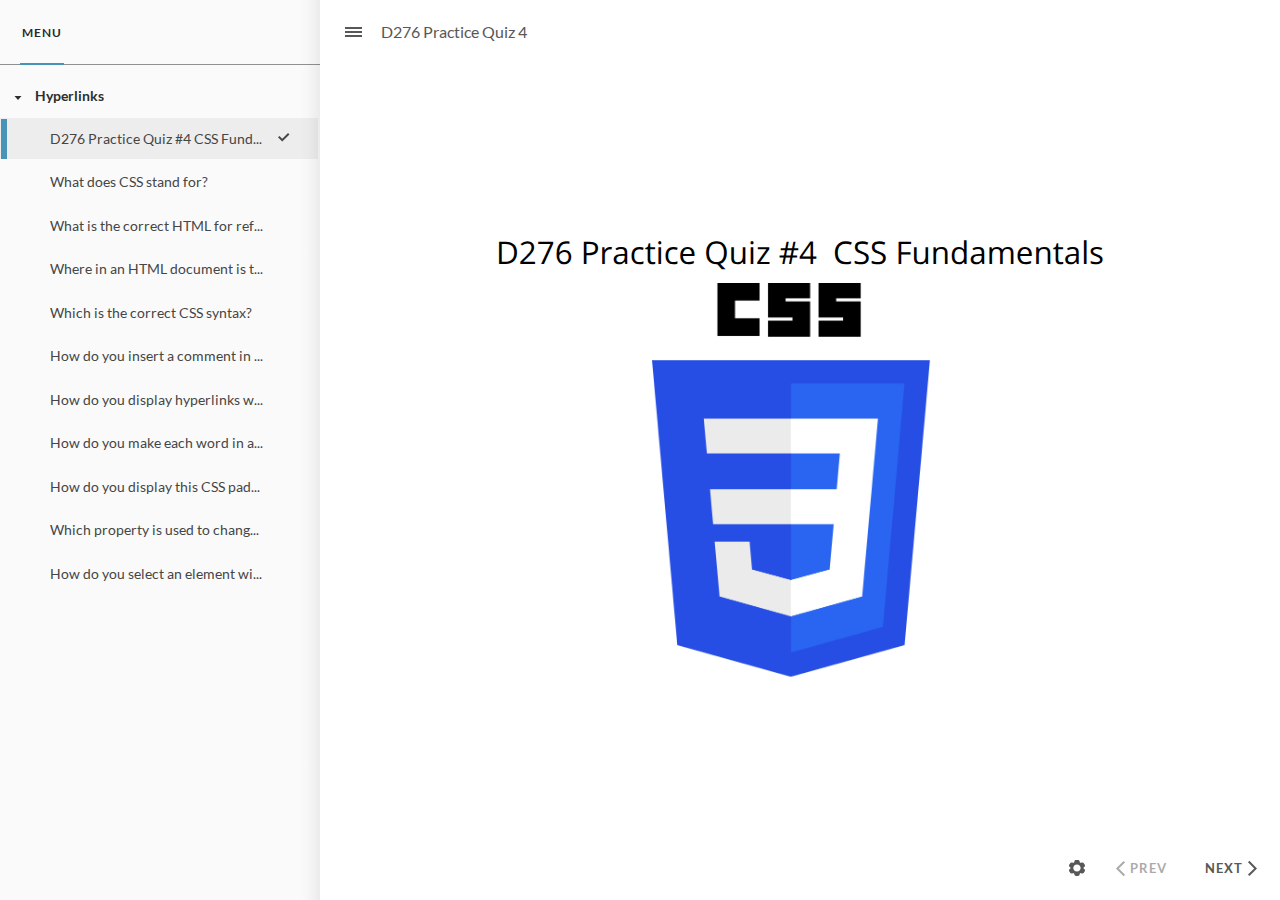
<file: index.html>
﻿<!doctype html>
<html lang="en-US">
<head>
  <meta charset="utf-8">
  <!-- Created using Storyline 360 - http://www.articulate.com  -->
  <!-- version: 3.79.30921.0 -->
  <title>D276 Practice Quiz 4</title>
  <meta http-equiv="x-ua-compatible" content="IE=edge"/>
  <meta name="viewport" content="width=device-width,initial-scale=1,user-scalable=no,shrink-to-fit=no,minimal-ui"/>
  <meta name="apple-mobile-web-app-capable" content="yes"/>
  <style>
    html, body { height: 100%; padding: 0; margin: 0 }
    #app { height: 100%; width: 100%; }
  </style>

  <script>
    window.DS = {};
    window.globals = {
      DATA_PATH_BASE: '',
      HAS_FRAME: true,
      HAS_SLIDE: true,

      lmsPresent: false,
      tinCanPresent: false,
      cmi5Present: false,
      aoSupport: false,
      scale: 'noscale',
      captureRc: false,
      browserSize: 'optimal',
      bgColor: '#FFFFFF',
      features: 'ConnectionMessages,DropIn1,DropIn2,DropIn3,DropIn4,FullScreenToggle,LayerPresentAsDialog,MultipleQuizTracking,UpdatedThemeEditor,VideoSync',
      themeName: 'unified',
      preloaderColor: '#8C8C8C',
      suppressAnalytics: false,
      productChannel: 'stable',
      publishSource: 'storyline',
      aid: 'aid|c968bc11-14fc-4e19-bbd4-9d9aef93eb11',
      cid: '5f8f3acd-6497-43a9-b565-3db9322bfdd7',
      playerVersion: '3.79.30921.0',
      publishTimestamp: '2023-09-08T02:48:46.8260762Z',
      maxIosVideoElements: 10,
      connectionSettings: { message: 'You%20are%20offline.%20Trying%20to%20reconnect...', useDarkTheme: true, mode: 'disabled' },

      
      parseParams: function(qs) {
        if (window.globals.parsedParams != null) {
          return window.globals.parsedParams;
        }
        qs = (qs || window.location.search.substr(1)).split('+').join(' ');
        var params = {},
            tokens,
            re = /[?&]?([^=]+)=([^&]*)/g;

        while (tokens = re.exec(qs)) {
          params[decodeURIComponent(tokens[1]).trim()] =
            decodeURIComponent(tokens[2]).trim();
        }
        window.globals.parsedParams = params;
        return params;
      }

    };
  </script>
  <script>
    var isIe11 = ('ActiveXObject' in window || window.MSBlobBuilder != null)
      && window.msCrypto != null && !window.ActiveXObject;
    if (isIe11) {
      window.globals.unsupportedBrowser = true;
      document.write(atob('[base64]'));
    }
  </script>
  
  <script>window.THREE = { };</script>
  
</head>
<body style="background: #FFFFFF" class="cs-HTML theme-unified">
  <!-- 360 -->
  <script>!function(){var e,i=/iPhone/i,o=/iPod/i,n=/iPad/i,t=/\biOS-universal(?:.+)Mac\b/i,r=/\bAndroid(?:.+)Mobile\b/i,a=/Android/i,d=/(?:SD4930UR|\bSilk(?:.+)Mobile\b)/i,p=/Silk/i,l=/Windows Phone/i,u=/\bWindows(?:.+)ARM\b/i,b=/BlackBerry/i,s=/BB10/i,c=/Opera Mini/i,f=/\b(CriOS|Chrome)(?:.+)Mobile/i,h=/Mobile(?:.+)Firefox\b/i,v=function(e){return void 0!==e&&"MacIntel"===e.platform&&"number"==typeof e.maxTouchPoints&&e.maxTouchPoints>1&&"undefined"==typeof MSStream};e=function(e){var m={userAgent:"",platform:"",maxTouchPoints:0};e||"undefined"==typeof navigator?"string"==typeof e?m.userAgent=e:e&&e.userAgent&&(m={userAgent:e.userAgent,platform:e.platform,maxTouchPoints:e.maxTouchPoints||0}):m={userAgent:navigator.userAgent,platform:navigator.platform,maxTouchPoints:navigator.maxTouchPoints||0};var g=m.userAgent,y=g.split("[FBAN");void 0!==y[1]&&(g=y[0]),void 0!==(y=g.split("Twitter"))[1]&&(g=y[0]);var A=function(e){return function(i){return i.test(e)}}(g),w={apple:{phone:A(i)&&!A(l),ipod:A(o),tablet:!A(i)&&(A(n)||v(m))&&!A(l),universal:A(t),device:(A(i)||A(o)||A(n)||A(t)||v(m))&&!A(l)},amazon:{phone:A(d),tablet:!A(d)&&A(p),device:A(d)||A(p)},android:{phone:!A(l)&&A(d)||!A(l)&&A(r),tablet:!A(l)&&!A(d)&&!A(r)&&(A(p)||A(a)),device:!A(l)&&(A(d)||A(p)||A(r)||A(a))||A(/\bokhttp\b/i)},windows:{phone:A(l),tablet:A(u),device:A(l)||A(u)},other:{blackberry:A(b),blackberry10:A(s),opera:A(c),firefox:A(h),chrome:A(f),device:A(b)||A(s)||A(c)||A(h)||A(f)},any:!1,phone:!1,tablet:!1};return w.any=w.apple.device||w.android.device||w.windows.device||w.other.device,w.phone=w.apple.phone||w.android.phone||w.windows.phone,w.tablet=w.apple.tablet||w.android.tablet||w.windows.tablet,w}(),"object"==typeof exports&&"undefined"!=typeof module?module.exports=e:"function"==typeof define&&define.amd?define((function(){return e})):this.isMobile=e}();
    window.isMobile.apple.tablet = window.isMobile.apple.tablet ||
      (navigator.platform === 'MacIntel' && navigator.maxTouchPoints > 1);
    window.isMobile.apple.device = window.isMobile.apple.device || window.isMobile.apple.tablet;
    window.isMobile.tablet = window.isMobile.tablet || window.isMobile.apple.tablet;
    window.isMobile.any = window.isMobile.any || window.isMobile.apple.tablet;
  </script>

  <div id="focus-sink" tabindex="-1"></div>

  <div id="preso"></div>
  <script>
    (function() {

      var classTypes = [ 'desktop', 'mobile', 'phone', 'tablet' ];

      var addDeviceClasses = function(prefix, testObj) {
        var curr, i;
        for (i = 0; i < classTypes.length; i++) {
          curr = classTypes[i];
          if (testObj[curr]) {
            document.body.classList.add(prefix + curr);
          }
        }
      };

      var params = window.globals.parseParams(),
          isDevicePreview = params.devicepreview === '1',
          isPhoneOverride = params.deviceType === 'phone' || (isDevicePreview && params.phone == '1'),
          isTabletOverride = (params.deviceType === 'tablet' || isDevicePreview) && !isPhoneOverride,
          isMobileOverride = isPhoneOverride || isTabletOverride;

      var deviceView = {
        desktop: !window.isMobile.any && !isMobileOverride,
        mobile: window.isMobile.any || isMobileOverride,
        phone: isPhoneOverride || (window.isMobile.phone && !isTabletOverride),
        tablet: isTabletOverride || window.isMobile.tablet
      };

      window.globals.deviceView = deviceView;
      window.isMobile.desktop = !window.isMobile.any;
      window.isMobile.mobile = window.isMobile.any;

      addDeviceClasses('view-', deviceView);

    })();
  </script>
  
  <script src='story_content/user.js' type=text/javascript></script>
  <div class="slide-loader"></div>

  <script>
    var doc = document, loader = doc.body.querySelector('.slide-loader'); [ 1, 2, 3 ].forEach(function(n) { var d = doc.createElement('div'); d.style.backgroundColor = window.globals.preloaderColor; d.classList.add('mobile-loader-dot'); d.classList.add('dot' + n); loader.appendChild(d); });
  </script>

  <div class="mobile-load-title-overlay" style="display: none">
    <div class="mobile-load-title">D276 Practice Quiz 4</div>
  </div>

  <div class="mobile-chrome-warning"></div>

  
<style>
  .warn-connection-dialog {
    display: none;
    background: transparent;
    pointer-events: all;
    position: fixed;
    left: 0;
    top: 0;
    width: 100%;
    height: 100%;
    z-index: 999;
  }

  .warn-connection-content {
    pointer-events: all;
    border-radius: 4px;
    background: white;
    border: 1px solid #E7E7E7;
    color: #333333;
    box-shadow: 0 2px 4px rgba(0, 0, 0, 0.25);
    transition: all 150ms ease-out;
    position: absolute;
    white-space: nowrap;
  }

  .view-phone.is-landscape .warn-connection-content {
    left: 23px;
    bottom: 23px;
  }

  .view-tablet.is-landscape .warn-connection-content {
    left: 50%;
    top: 20px;
    transform: translateX(-50%);
  }

  .is-portrait .warn-connection-content {
    transform: translate(-50%, calc(-100% - 15px));
  }

  .warn-connection-content p {
    display: inline-block;
    margin: 0 8px 0 0;
    line-height: 33px;
    font-size: 11px;
  }

  .warn-connection-content svg {
    position: relative;
    vertical-align: middle;
    margin: 0 2px 2px 8px;
  }

  .view-desktop .warn-connection-content {
    left: 1.5em;
    bottom: 1.5em;
  }

  .view-desktop .warn-connection-content p {
    font-size: 1.1em;
  }

  .is-offline .warn-connection-dialog {
    display: block;
  }

  .is-offline .cs-panel * {
    pointer-events: none !important;
  }

  .is-offline .cs-panel {
    pointer-events: all !important;
  }

  .is-offline #nav-controls * {
    pointer-events: none !important;
  }

  .is-offline #nav-controls {
    pointer-events: all !important;
  }
</style>

<div class="warn-connection-dialog" role="alertdialog" aria-modal="true" tabindex="0" aria-labelledby="warn-connection-message">
  <div class="warn-connection-content">
    <svg width="17" height="15" viewBox="0 0 17 15" xmlns="http://www.w3.org/2000/svg">
      <path fill="#8F0000" stroke="white" d="M16.07,12.98 L15.88,12.23 L9.51,1.21 C8.97,0.26,7.6,0.26,7.06,1.21 L0.69,12.23 C0.15,13.16,0.81,14.36,1.91,14.36 H14.65 C15.47,14.36,16.05,13.7,16.07,12.98 Z"/>
      <path fill="white" stroke="white" d="M8.58,5.5 C8.35,5.28,8.5,5.35,8.21,5.32 C8.09,5.35,7.97,5.49,7.96,5.67 C7.97,5.79,7.98,5.92,7.98,6.04 L7.98,6.04 C7.99,6.17,8,6.31,8.01,6.43 L8.01,6.44 C8.03,6.92,8.06,7.41,8.09,7.9 L8.09,7.9 C8.12,8.39,8.14,8.88,8.17,9.37 C8.17,9.39,8.18,9.42,8.2,9.44 C8.23,9.46,8.25,9.47,8.28,9.47 C8.31,9.47,8.34,9.46,8.35,9.44 C8.37,9.43,8.38,9.4,8.39,9.35 L8.39,9.34 C8.39,9.24,8.4,9.15,8.4,9.05 L8.4,9.05 C8.41,8.96,8.41,8.86,8.42,8.75 C8.43,8.44,8.45,8.12,8.47,7.81 L8.47,7.81 C8.49,7.49,8.51,7.18,8.53,6.87 C8.55,6.46,8.56,6.05,8.59,5.64 L8.6,5.62 C8.6,5.57,8.59,5.53,8.58,5.5 L8.21,5.32 Z"/>
      <circle fill="white" stroke="white" cx="8.3" cy="11.35" r="0.3"/>
    </svg>
    <p id="warn-connection-message">You are offline. Trying to reconnect...</p>
  </div>
</div>

<script>
  (function() {
    window.DS.connection = {
      warningShown: false,
      assets: {},
      loadingAssetGroup: false,
      retryDelay: 500
    };

    var connectionSettings = window.globals.connectionSettings || {};

    // The `window.globals.features` variable must be set in `webpack.dev.config` when testing locally - it is not enough
    // to have it in the data - but it must be set there as well.
    var useConnectionMessages = window.AbortController != null &&
      window.location.protocol != 'file:' &&
      window.globals.features.indexOf('ConnectionMessages') != -1 &&
      connectionSettings.mode === 'normal';

    window.DS.connection.useConnectionMessages = useConnectionMessages;

    var assetCount = 0;
    var checkLoadedId;


    if (useConnectionMessages && connectionSettings != null) {
      var contentEl = document.querySelector('.warn-connection-content');
      var messageEl = contentEl.querySelector('p');

      if (connectionSettings.useDarkTheme) {
        contentEl.style.borderColor = '#BABBBA';
        contentEl.style.backgroundColor = '#282828';
        contentEl.style.color = '#FFFFFF';
      }

      if (connectionSettings.message != null) {
        messageEl.textContent = window.decodeURIComponent(connectionSettings.message);
      }
    }

    function checkAssetsReady() {
      for (var i in DS.connection.assets) {
        if (!DS.connection.assets[i].success) {
          return false;
        }
      }
      return true;
    }

    function stopAssetGroup() {
      if (!useConnectionMessages) { return; }

      assetCount = 0;

      DS.connection.oldAssetGroup = DS.connection.assets;
      DS.connection.assets = {};
      DS.connection.loadingAssetGroup = false;
      clearInterval(checkLoadedId);
    }

    function startAssetGroup() {
      if (!useConnectionMessages) { return; }
      var ticks = 0;
      clearInterval(checkLoadedId);
      checkLoadedId = setInterval(function() {
        var loaded = 0;
        if (assetCount === 0 && loaded === 0) {
          clearInterval(checkLoadedId);
          return;
        }

        for (var i in DS.connection.assets) {
          if (DS.connection.assets[i].success) {
            loaded++;
          }
        }

        if (assetCount === loaded && checkAssetsReady()) {
          for (var i in DS.connection.assets) {
            if (DS.connection.assets[i].action) {
              DS.connection.assets[i].action();
            }
          }
          hideWarning();
          stopAssetGroup();
        }
      }, 100)
    }

    function requiredAsset(url, action, retry, type) {
      if (!useConnectionMessages) { return; }
      if (DS.connection.assets[url]) { return; }

      DS.connection.assets[url] = {
        success: false, action: action, retry: retry, type: type
      };
      assetCount = Object.keys(DS.connection.assets).length;
      if (!DS.connection.loadingAssetGroup) {
        startAssetGroup();
      }
      DS.connection.loadingAssetGroup = true;
    }

    function assetLoaded(url) {
      if (!useConnectionMessages) { return; }
      if (DS.connection.assets[url]) {
        DS.connection.assets[url].success = true;
      }
    }

    function assetFailed(url) {
      if (!useConnectionMessages) { return; }
      if (!DS.connection.assets[url]) {
        if (/\.js$/.test(url) && url.indexOf('transcripts') === -1) {
          setTimeout(function() {
            if (DS.connection.lastSlideLoaded != null) {
              DS.connection.lastSlideLoaded();
            }
          }, DS.connection.retryDelay);
        }
        return;
      }
      if (!DS.connection.warningShown) { showWarning(); }
      if (DS.connection.assets[url].retry) {
        setTimeout(function() {
          if (!DS.connection.assets[url].success) {
            DS.connection.assets[url].retry()
          }
        }, DS.connection.retryDelay);
      }
    }

    function hideWarning() {
      document.body.classList.remove('is-offline');
      DS.connection.warningShown = false;
      enableKeys();
    }
    DS.connection.hideWarning = hideWarning

    function showWarning(btn) {
      document.body.classList.add('is-offline')
      DS.connection.warningShown = true;
      updateWarningPosition();
      disableKeys();
    }

    function updateWarningPosition() {
      if (!DS.connection.warningShown) {
        return;
      }

      var isPortrait = document.body.classList.contains('is-portrait');
      var warningEl = document.querySelector('.warn-connection-content');

      if (isPortrait) {
        var slide = document.querySelector('.primary-slide');
        var slideRect = slide.getBoundingClientRect();

        warningEl.style.top = `${slideRect.top}px`
        warningEl.style.left = `${slideRect.left + slideRect.width / 2}px`
      } else {
        warningEl.style.top = null;
        warningEl.style.left = null;
      }

      window.requestAnimationFrame(updateWarningPosition);
    }

    function onDisableKeyDown(e) {
      e.preventDefault();
      e.stopImmediatePropagation();
    }

    function onDisableKeyUp(e) {
      e.preventDefault();
      e.stopImmediatePropagation();
    }

    var accStyle = document.createElement('style');
    var warnDialogEl = document.querySelector('.warn-connection-dialog');

    function disableKeys() {
      if (DS.views.nsStack.length === 1) {
        DS.views.nsStack[0].tabReachable = false
        DS.views.nsStack[0].updateTabIndex(true, true);
      }

      accStyle.innerHTML = '.acc-shadow-dom { display: none; }';
      document.body.appendChild(accStyle);

      warnDialogEl.parentNode.append(warnDialogEl);
      warnDialogEl.focus();
    }

    function enableKeys() {
      document.body.removeChild(accStyle);
      if (DS.views.nsStack.length === 1 && DS.views.nsStack[0].name === '_frame') {
        DS.views.nsStack[0].tabReachable = true;
        DS.views.nsStack[0].updateTabIndex();
      }
    }

    // these will all be noops if the feature flag isn't set in
    // the data and `window.globals.features`
    DS.connection.requiredAsset = requiredAsset;
    DS.connection.assetLoaded = assetLoaded;
    DS.connection.assetFailed = assetFailed;
    DS.connection.stopAssetGroup = stopAssetGroup;
    DS.connection.startAssetGroup = startAssetGroup;
  })();
</script>


  <script>
    
    if (window.autoSpider && window.vInterfaceObject) {
      document.querySelector('.mobile-load-title-overlay').style.display = 'none';
    }
  </script>

  

  <link rel="stylesheet" href="html5/data/css/output.min.css" data-noprefix/>
</body>
<script src="html5/lib/scripts/bootstrapper.min.js"></script>
</html>
</file>
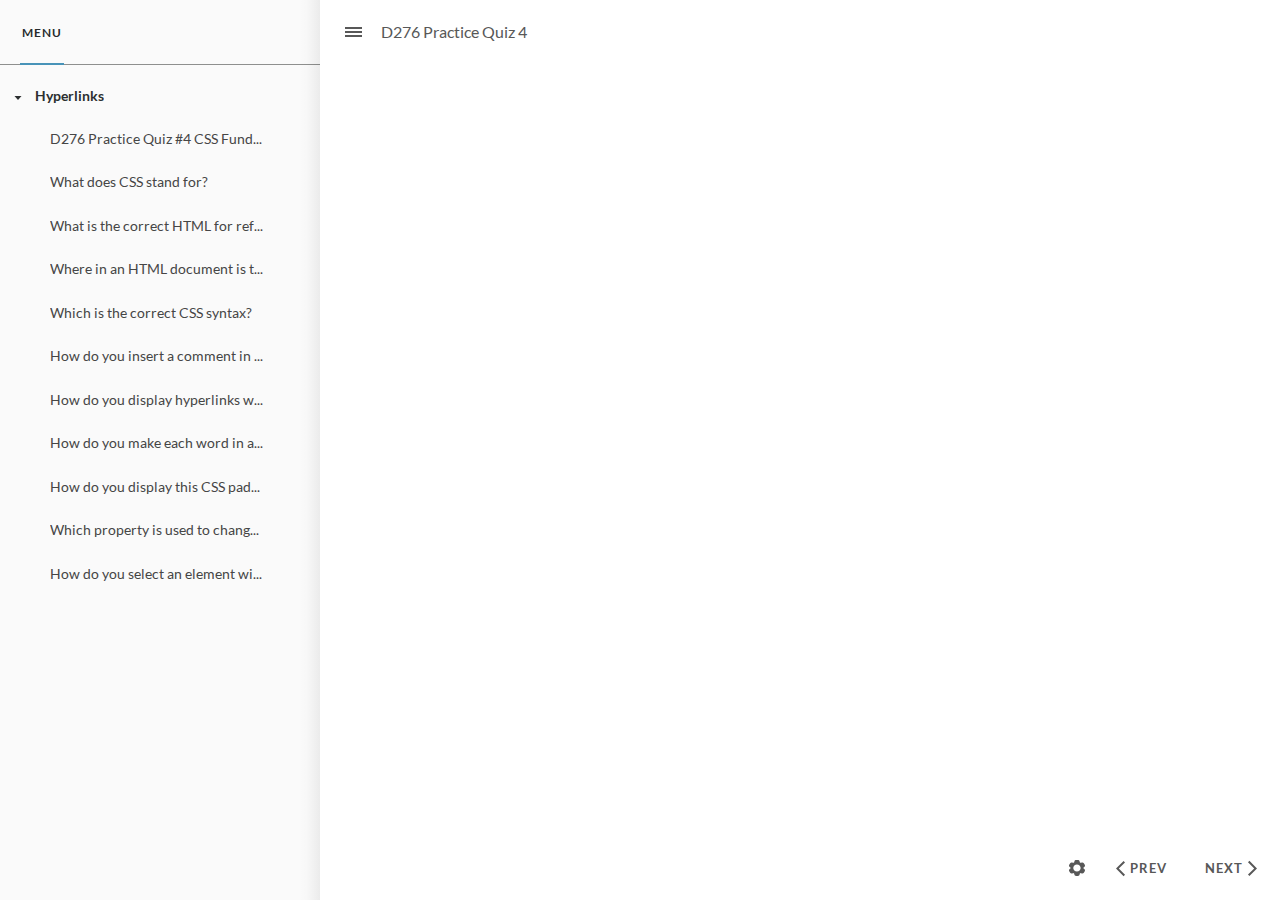
<file: index_lms.html>
<!doctype html>
<html lang="en-US">
<head>
  <meta charset="utf-8">
  <!-- Created using Storyline 360 - http://www.articulate.com  -->
  <!-- version: 3.79.30921.0 -->
  <title>D276 Practice Quiz 4</title>
  <meta http-equiv="x-ua-compatible" content="IE=edge"/>
  <meta name="viewport" content="width=device-width,initial-scale=1,user-scalable=no,shrink-to-fit=no,minimal-ui"/>
  <meta name="apple-mobile-web-app-capable" content="yes"/>
  <style>
    html, body { height: 100%; padding: 0; margin: 0 }
    #app { height: 100%; width: 100%; }
  </style>

  <script>
    window.DS = {};
    window.globals = {
      DATA_PATH_BASE: '',
      HAS_FRAME: true,
      HAS_SLIDE: true,

      lmsPresent: true,
      tinCanPresent: false,
      cmi5Present: false,
      aoSupport: false,
      scale: 'noscale',
      captureRc: false,
      browserSize: 'optimal',
      bgColor: '#FFFFFF',
      features: 'ConnectionMessages,DropIn1,DropIn2,DropIn3,DropIn4,FullScreenToggle,LayerPresentAsDialog,MultipleQuizTracking,UpdatedThemeEditor,VideoSync',
      themeName: 'unified',
      preloaderColor: '#8C8C8C',
      suppressAnalytics: false,
      productChannel: 'stable',
      publishSource: 'storyline',
      aid: 'aid|c968bc11-14fc-4e19-bbd4-9d9aef93eb11',
      cid: '5f8f3acd-6497-43a9-b565-3db9322bfdd7',
      playerVersion: '3.79.30921.0',
      publishTimestamp: '2023-09-08T02:48:47.7893750Z',
      maxIosVideoElements: 10,
      connectionSettings: { message: 'You%20are%20offline.%20Trying%20to%20reconnect...', useDarkTheme: true, mode: 'disabled' },

      
      parseParams: function(qs) {
        if (window.globals.parsedParams != null) {
          return window.globals.parsedParams;
        }
        qs = (qs || window.location.search.substr(1)).split('+').join(' ');
        var params = {},
            tokens,
            re = /[?&]?([^=]+)=([^&]*)/g;

        while (tokens = re.exec(qs)) {
          params[decodeURIComponent(tokens[1]).trim()] =
            decodeURIComponent(tokens[2]).trim();
        }
        window.globals.parsedParams = params;
        return params;
      }

    };
  </script>
  <script>
    var isIe11 = ('ActiveXObject' in window || window.MSBlobBuilder != null)
      && window.msCrypto != null && !window.ActiveXObject;
    if (isIe11) {
      window.globals.unsupportedBrowser = true;
      document.write(atob('[base64]'));
    }
  </script>
  <script src="lms/scormdriver.js" charset="utf-8"></script>
  <script>window.THREE = { };</script>
  
</head>
<body style="background: #FFFFFF" class="cs-HTML theme-unified">
  <!-- 360 -->
  <script>!function(){var e,i=/iPhone/i,o=/iPod/i,n=/iPad/i,t=/\biOS-universal(?:.+)Mac\b/i,r=/\bAndroid(?:.+)Mobile\b/i,a=/Android/i,d=/(?:SD4930UR|\bSilk(?:.+)Mobile\b)/i,p=/Silk/i,l=/Windows Phone/i,u=/\bWindows(?:.+)ARM\b/i,b=/BlackBerry/i,s=/BB10/i,c=/Opera Mini/i,f=/\b(CriOS|Chrome)(?:.+)Mobile/i,h=/Mobile(?:.+)Firefox\b/i,v=function(e){return void 0!==e&&"MacIntel"===e.platform&&"number"==typeof e.maxTouchPoints&&e.maxTouchPoints>1&&"undefined"==typeof MSStream};e=function(e){var m={userAgent:"",platform:"",maxTouchPoints:0};e||"undefined"==typeof navigator?"string"==typeof e?m.userAgent=e:e&&e.userAgent&&(m={userAgent:e.userAgent,platform:e.platform,maxTouchPoints:e.maxTouchPoints||0}):m={userAgent:navigator.userAgent,platform:navigator.platform,maxTouchPoints:navigator.maxTouchPoints||0};var g=m.userAgent,y=g.split("[FBAN");void 0!==y[1]&&(g=y[0]),void 0!==(y=g.split("Twitter"))[1]&&(g=y[0]);var A=function(e){return function(i){return i.test(e)}}(g),w={apple:{phone:A(i)&&!A(l),ipod:A(o),tablet:!A(i)&&(A(n)||v(m))&&!A(l),universal:A(t),device:(A(i)||A(o)||A(n)||A(t)||v(m))&&!A(l)},amazon:{phone:A(d),tablet:!A(d)&&A(p),device:A(d)||A(p)},android:{phone:!A(l)&&A(d)||!A(l)&&A(r),tablet:!A(l)&&!A(d)&&!A(r)&&(A(p)||A(a)),device:!A(l)&&(A(d)||A(p)||A(r)||A(a))||A(/\bokhttp\b/i)},windows:{phone:A(l),tablet:A(u),device:A(l)||A(u)},other:{blackberry:A(b),blackberry10:A(s),opera:A(c),firefox:A(h),chrome:A(f),device:A(b)||A(s)||A(c)||A(h)||A(f)},any:!1,phone:!1,tablet:!1};return w.any=w.apple.device||w.android.device||w.windows.device||w.other.device,w.phone=w.apple.phone||w.android.phone||w.windows.phone,w.tablet=w.apple.tablet||w.android.tablet||w.windows.tablet,w}(),"object"==typeof exports&&"undefined"!=typeof module?module.exports=e:"function"==typeof define&&define.amd?define((function(){return e})):this.isMobile=e}();
    window.isMobile.apple.tablet = window.isMobile.apple.tablet ||
      (navigator.platform === 'MacIntel' && navigator.maxTouchPoints > 1);
    window.isMobile.apple.device = window.isMobile.apple.device || window.isMobile.apple.tablet;
    window.isMobile.tablet = window.isMobile.tablet || window.isMobile.apple.tablet;
    window.isMobile.any = window.isMobile.any || window.isMobile.apple.tablet;
  </script>

  <div id="focus-sink" tabindex="-1"></div>

  <div id="preso"></div>
  <script>
    (function() {

      var classTypes = [ 'desktop', 'mobile', 'phone', 'tablet' ];

      var addDeviceClasses = function(prefix, testObj) {
        var curr, i;
        for (i = 0; i < classTypes.length; i++) {
          curr = classTypes[i];
          if (testObj[curr]) {
            document.body.classList.add(prefix + curr);
          }
        }
      };

      var params = window.globals.parseParams(),
          isDevicePreview = params.devicepreview === '1',
          isPhoneOverride = params.deviceType === 'phone' || (isDevicePreview && params.phone == '1'),
          isTabletOverride = (params.deviceType === 'tablet' || isDevicePreview) && !isPhoneOverride,
          isMobileOverride = isPhoneOverride || isTabletOverride;

      var deviceView = {
        desktop: !window.isMobile.any && !isMobileOverride,
        mobile: window.isMobile.any || isMobileOverride,
        phone: isPhoneOverride || (window.isMobile.phone && !isTabletOverride),
        tablet: isTabletOverride || window.isMobile.tablet
      };

      window.globals.deviceView = deviceView;
      window.isMobile.desktop = !window.isMobile.any;
      window.isMobile.mobile = window.isMobile.any;

      addDeviceClasses('view-', deviceView);

    })();
  </script>
  
  <script src='story_content/user.js' type=text/javascript></script>
  <div class="slide-loader"></div>

  <script>
    var doc = document, loader = doc.body.querySelector('.slide-loader'); [ 1, 2, 3 ].forEach(function(n) { var d = doc.createElement('div'); d.style.backgroundColor = window.globals.preloaderColor; d.classList.add('mobile-loader-dot'); d.classList.add('dot' + n); loader.appendChild(d); });
  </script>

  <div class="mobile-load-title-overlay" style="display: none">
    <div class="mobile-load-title">D276 Practice Quiz 4</div>
  </div>

  <div class="mobile-chrome-warning"></div>

  
<style>
  .warn-connection-dialog {
    display: none;
    background: transparent;
    pointer-events: all;
    position: fixed;
    left: 0;
    top: 0;
    width: 100%;
    height: 100%;
    z-index: 999;
  }

  .warn-connection-content {
    pointer-events: all;
    border-radius: 4px;
    background: white;
    border: 1px solid #E7E7E7;
    color: #333333;
    box-shadow: 0 2px 4px rgba(0, 0, 0, 0.25);
    transition: all 150ms ease-out;
    position: absolute;
    white-space: nowrap;
  }

  .view-phone.is-landscape .warn-connection-content {
    left: 23px;
    bottom: 23px;
  }

  .view-tablet.is-landscape .warn-connection-content {
    left: 50%;
    top: 20px;
    transform: translateX(-50%);
  }

  .is-portrait .warn-connection-content {
    transform: translate(-50%, calc(-100% - 15px));
  }

  .warn-connection-content p {
    display: inline-block;
    margin: 0 8px 0 0;
    line-height: 33px;
    font-size: 11px;
  }

  .warn-connection-content svg {
    position: relative;
    vertical-align: middle;
    margin: 0 2px 2px 8px;
  }

  .view-desktop .warn-connection-content {
    left: 1.5em;
    bottom: 1.5em;
  }

  .view-desktop .warn-connection-content p {
    font-size: 1.1em;
  }

  .is-offline .warn-connection-dialog {
    display: block;
  }

  .is-offline .cs-panel * {
    pointer-events: none !important;
  }

  .is-offline .cs-panel {
    pointer-events: all !important;
  }

  .is-offline #nav-controls * {
    pointer-events: none !important;
  }

  .is-offline #nav-controls {
    pointer-events: all !important;
  }
</style>

<div class="warn-connection-dialog" role="alertdialog" aria-modal="true" tabindex="0" aria-labelledby="warn-connection-message">
  <div class="warn-connection-content">
    <svg width="17" height="15" viewBox="0 0 17 15" xmlns="http://www.w3.org/2000/svg">
      <path fill="#8F0000" stroke="white" d="M16.07,12.98 L15.88,12.23 L9.51,1.21 C8.97,0.26,7.6,0.26,7.06,1.21 L0.69,12.23 C0.15,13.16,0.81,14.36,1.91,14.36 H14.65 C15.47,14.36,16.05,13.7,16.07,12.98 Z"/>
      <path fill="white" stroke="white" d="M8.58,5.5 C8.35,5.28,8.5,5.35,8.21,5.32 C8.09,5.35,7.97,5.49,7.96,5.67 C7.97,5.79,7.98,5.92,7.98,6.04 L7.98,6.04 C7.99,6.17,8,6.31,8.01,6.43 L8.01,6.44 C8.03,6.92,8.06,7.41,8.09,7.9 L8.09,7.9 C8.12,8.39,8.14,8.88,8.17,9.37 C8.17,9.39,8.18,9.42,8.2,9.44 C8.23,9.46,8.25,9.47,8.28,9.47 C8.31,9.47,8.34,9.46,8.35,9.44 C8.37,9.43,8.38,9.4,8.39,9.35 L8.39,9.34 C8.39,9.24,8.4,9.15,8.4,9.05 L8.4,9.05 C8.41,8.96,8.41,8.86,8.42,8.75 C8.43,8.44,8.45,8.12,8.47,7.81 L8.47,7.81 C8.49,7.49,8.51,7.18,8.53,6.87 C8.55,6.46,8.56,6.05,8.59,5.64 L8.6,5.62 C8.6,5.57,8.59,5.53,8.58,5.5 L8.21,5.32 Z"/>
      <circle fill="white" stroke="white" cx="8.3" cy="11.35" r="0.3"/>
    </svg>
    <p id="warn-connection-message">You are offline. Trying to reconnect...</p>
  </div>
</div>

<script>
  (function() {
    window.DS.connection = {
      warningShown: false,
      assets: {},
      loadingAssetGroup: false,
      retryDelay: 500
    };

    var connectionSettings = window.globals.connectionSettings || {};

    // The `window.globals.features` variable must be set in `webpack.dev.config` when testing locally - it is not enough
    // to have it in the data - but it must be set there as well.
    var useConnectionMessages = window.AbortController != null &&
      window.location.protocol != 'file:' &&
      window.globals.features.indexOf('ConnectionMessages') != -1 &&
      connectionSettings.mode === 'normal';

    window.DS.connection.useConnectionMessages = useConnectionMessages;

    var assetCount = 0;
    var checkLoadedId;


    if (useConnectionMessages && connectionSettings != null) {
      var contentEl = document.querySelector('.warn-connection-content');
      var messageEl = contentEl.querySelector('p');

      if (connectionSettings.useDarkTheme) {
        contentEl.style.borderColor = '#BABBBA';
        contentEl.style.backgroundColor = '#282828';
        contentEl.style.color = '#FFFFFF';
      }

      if (connectionSettings.message != null) {
        messageEl.textContent = window.decodeURIComponent(connectionSettings.message);
      }
    }

    function checkAssetsReady() {
      for (var i in DS.connection.assets) {
        if (!DS.connection.assets[i].success) {
          return false;
        }
      }
      return true;
    }

    function stopAssetGroup() {
      if (!useConnectionMessages) { return; }

      assetCount = 0;

      DS.connection.oldAssetGroup = DS.connection.assets;
      DS.connection.assets = {};
      DS.connection.loadingAssetGroup = false;
      clearInterval(checkLoadedId);
    }

    function startAssetGroup() {
      if (!useConnectionMessages) { return; }
      var ticks = 0;
      clearInterval(checkLoadedId);
      checkLoadedId = setInterval(function() {
        var loaded = 0;
        if (assetCount === 0 && loaded === 0) {
          clearInterval(checkLoadedId);
          return;
        }

        for (var i in DS.connection.assets) {
          if (DS.connection.assets[i].success) {
            loaded++;
          }
        }

        if (assetCount === loaded && checkAssetsReady()) {
          for (var i in DS.connection.assets) {
            if (DS.connection.assets[i].action) {
              DS.connection.assets[i].action();
            }
          }
          hideWarning();
          stopAssetGroup();
        }
      }, 100)
    }

    function requiredAsset(url, action, retry, type) {
      if (!useConnectionMessages) { return; }
      if (DS.connection.assets[url]) { return; }

      DS.connection.assets[url] = {
        success: false, action: action, retry: retry, type: type
      };
      assetCount = Object.keys(DS.connection.assets).length;
      if (!DS.connection.loadingAssetGroup) {
        startAssetGroup();
      }
      DS.connection.loadingAssetGroup = true;
    }

    function assetLoaded(url) {
      if (!useConnectionMessages) { return; }
      if (DS.connection.assets[url]) {
        DS.connection.assets[url].success = true;
      }
    }

    function assetFailed(url) {
      if (!useConnectionMessages) { return; }
      if (!DS.connection.assets[url]) {
        if (/\.js$/.test(url) && url.indexOf('transcripts') === -1) {
          setTimeout(function() {
            if (DS.connection.lastSlideLoaded != null) {
              DS.connection.lastSlideLoaded();
            }
          }, DS.connection.retryDelay);
        }
        return;
      }
      if (!DS.connection.warningShown) { showWarning(); }
      if (DS.connection.assets[url].retry) {
        setTimeout(function() {
          if (!DS.connection.assets[url].success) {
            DS.connection.assets[url].retry()
          }
        }, DS.connection.retryDelay);
      }
    }

    function hideWarning() {
      document.body.classList.remove('is-offline');
      DS.connection.warningShown = false;
      enableKeys();
    }
    DS.connection.hideWarning = hideWarning

    function showWarning(btn) {
      document.body.classList.add('is-offline')
      DS.connection.warningShown = true;
      updateWarningPosition();
      disableKeys();
    }

    function updateWarningPosition() {
      if (!DS.connection.warningShown) {
        return;
      }

      var isPortrait = document.body.classList.contains('is-portrait');
      var warningEl = document.querySelector('.warn-connection-content');

      if (isPortrait) {
        var slide = document.querySelector('.primary-slide');
        var slideRect = slide.getBoundingClientRect();

        warningEl.style.top = `${slideRect.top}px`
        warningEl.style.left = `${slideRect.left + slideRect.width / 2}px`
      } else {
        warningEl.style.top = null;
        warningEl.style.left = null;
      }

      window.requestAnimationFrame(updateWarningPosition);
    }

    function onDisableKeyDown(e) {
      e.preventDefault();
      e.stopImmediatePropagation();
    }

    function onDisableKeyUp(e) {
      e.preventDefault();
      e.stopImmediatePropagation();
    }

    var accStyle = document.createElement('style');
    var warnDialogEl = document.querySelector('.warn-connection-dialog');

    function disableKeys() {
      if (DS.views.nsStack.length === 1) {
        DS.views.nsStack[0].tabReachable = false
        DS.views.nsStack[0].updateTabIndex(true, true);
      }

      accStyle.innerHTML = '.acc-shadow-dom { display: none; }';
      document.body.appendChild(accStyle);

      warnDialogEl.parentNode.append(warnDialogEl);
      warnDialogEl.focus();
    }

    function enableKeys() {
      document.body.removeChild(accStyle);
      if (DS.views.nsStack.length === 1 && DS.views.nsStack[0].name === '_frame') {
        DS.views.nsStack[0].tabReachable = true;
        DS.views.nsStack[0].updateTabIndex();
      }
    }

    // these will all be noops if the feature flag isn't set in
    // the data and `window.globals.features`
    DS.connection.requiredAsset = requiredAsset;
    DS.connection.assetLoaded = assetLoaded;
    DS.connection.assetFailed = assetFailed;
    DS.connection.stopAssetGroup = stopAssetGroup;
    DS.connection.startAssetGroup = startAssetGroup;
  })();
</script>


  <script>
    
    if (window.autoSpider && window.vInterfaceObject) {
      document.querySelector('.mobile-load-title-overlay').style.display = 'none';
    }
  </script>

  

  <link rel="stylesheet" href="html5/data/css/output.min.css" data-noprefix/>
</body>
<script src="html5/lib/scripts/bootstrapper.min.js"></script>
</html>
</file>
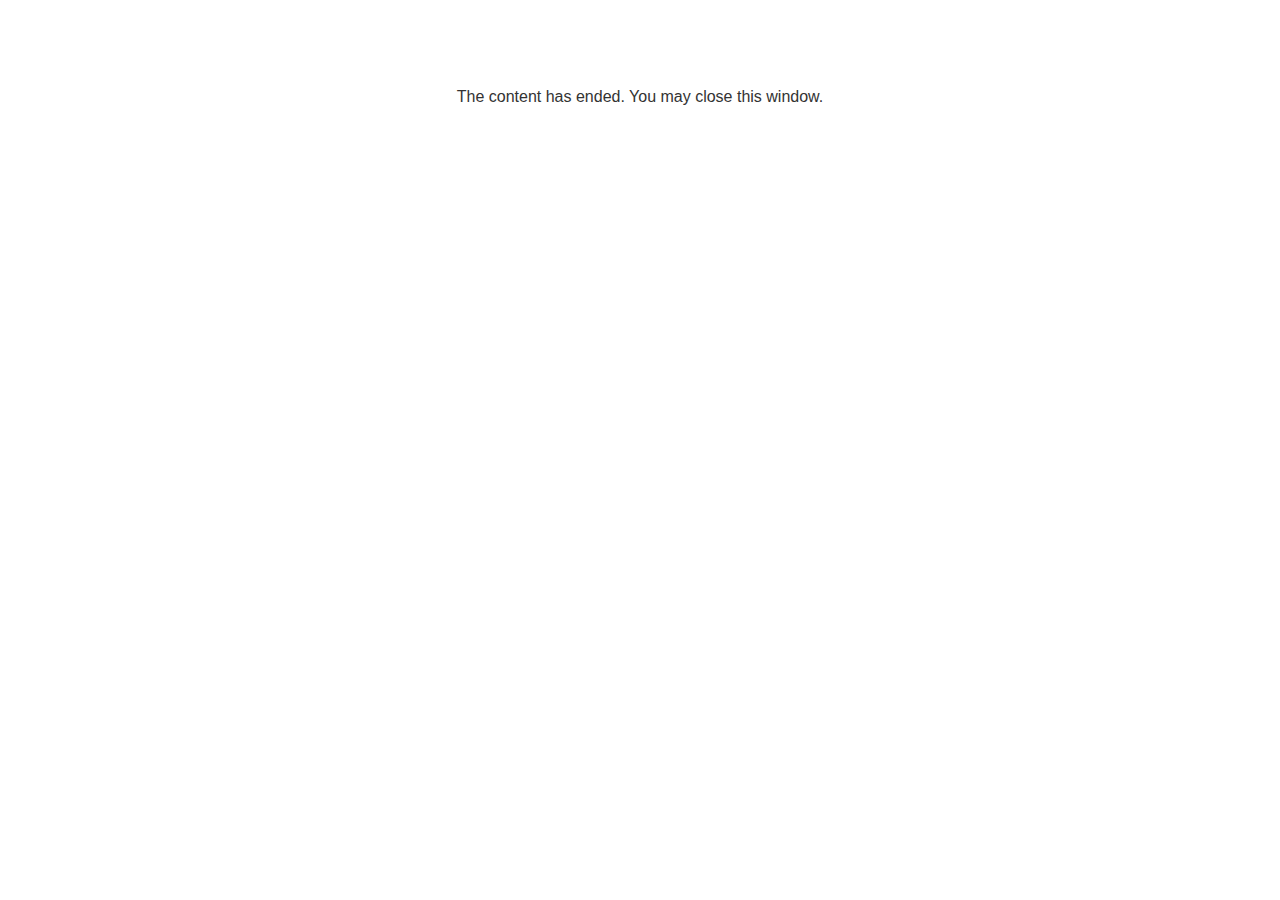
<file: lms/goodbye.html>
<!doctype html>
<html>
<body style="background-color: #ffffff;">

<p role="alert" style="color: #333333;font-family: Lato, articulate, tahoma, arial;font-size: medium;text-align: center;">
<br><br><br><br>
The content has ended. You may close this window.
</p>

</body>
</html>
</file>
<file: html5/data/css/output.min.css>
@font-face {
  font-family: 'LatoBold Charset1_ Bold61D7BD96';
  src: url('[data-uri]');
  font-style: normal;
  font-weight: normal;
}
@font-face {
  font-family: 'Lato Charset1_ 5WGzUzXE0D57151D';
  src: url('[data-uri]');
  font-style: normal;
  font-weight: normal;
}
@font-face {
  font-family: 'Open Sans Charset1_ 63o04779D3F';
  src: url('[data-uri]');
  font-style: normal;
  font-weight: normal;
}
@font-face {
  font-family: 'Open SansBold CharsBold2902D6E8';
  src: url('[data-uri]');
  font-style: normal;
  font-weight: normal;
}
@font-face {
  font-family: 'Open Sans Charset0_v9TY33EDE6F2';
  src: url('[data-uri]');
  font-style: normal;
  font-weight: normal;
}
@font-face {
  font-family: 'Open SansBold CharsBoldE47A47C6';
  src: url('[data-uri]');
  font-style: normal;
  font-weight: normal;
}
.cs-HTML {
  background: rgba(255, 255, 255, 1);
}
.cs-pxabnsnfns00001000001 .cs-infopanel  {
  box-shadow: 0 1px 0 rgba(0, 0, 0, 0);
  background: rgba(255, 255, 255, 1);
}
.cs-pxabnsnfns00001000001 .cs-infopanel .cs-link {
  color: rgba(88, 88, 88, 1);
}
.cs-pxabnsnfns00001000001 .cs-infopanel .cs-link:hover {
  color: rgba(255, 255, 255, 1);
}
.cs-pxabnsnfns00001000001 .cs-infopanel .cs-name {
  color: rgba(68, 68, 68, 1);
}
.cs-pxabnsnfns00001000001 .cs-infopanel .cs-title {
  color: rgba(153, 153, 153, 1);
}
.cs-pxabnsnfns00001000001 .cs-infopanelpopup  {
  box-shadow: 0 1px 0 rgba(0, 0, 0, 0);
  background: rgba(0, 0, 0, 0);
}
.cs-pxabnsnfns00001000001 .cs-infopanelpopup .cs-link {
  color: rgba(255, 0, 0, 1);
}
.cs-pxabnsnfns00001000001 .cs-infopanelpopup .cs-link:hover {
  color: rgba(255, 255, 255, 1);
}
.cs-pxabnsnfns00001000001 .cs-infopanelpopup .cs-name {
  color: rgba(255, 255, 255, 1);
}
.cs-pxabnsnfns00001000001 .cs-infopanelpopup .cs-bio {
  color: rgba(88, 88, 88, 1);
}
.cs-pxabnsnfns00001000001 .cs-timer  {
  color: rgba(88, 88, 88, 1);
}
.cs-pxabnsnfns00001000001 .cs-duration stop:first-child {
  stop-color: rgba(220, 220, 220, 1);
}
.cs-pxabnsnfns00001000001 .cs-duration stop:last-child {
  stop-color: rgba(220, 220, 220, 1);
}
.cs-pxabnsnfns00001000001 .cs-elapsed stop:first-child {
  stop-color: rgba(254, 227, 71, 1);
}
.cs-pxabnsnfns00001000001 .cs-elapsed stop:last-child {
  stop-color: rgba(254, 227, 71, 1);
}
.cs-pxabnsnfns00001000001 .cs-timer .cs-pie .cs-innerstroke {
  stroke: rgba(199, 199, 199, 1);
}
.cs-pxabnsnfns00001000001 .cs-timer .cs-pie .cs-innerborder {
  stroke: rgba(255, 255, 255, 1);
}
.cs-pxabnsnfns00001000001 .cs-window  {
  box-shadow: 0 8px 5px rgba(0, 0, 0, 0.2);
  border-color: rgba(49, 99, 0, 1);
  background: rgba(250, 250, 250, 1);
  color: rgba(70, 70, 70, 1);
}
.cs-pxabnsnfns00001000001 .cs-window .cs-diva {
  border-color: rgba(0, 0, 0, 0);
}
.cs-pxabnsnfns00001000001 .cs-window .cs-divb {
  border-color: rgba(0, 0, 0, 0);
}
.cs-pxabnsnfns00001000001 .cs-editor .cs-editor-slide {
  color: rgba(255, 255, 255, 1);
}
.cs-pxabnsnfns00001000001 .cs-editor .cs-editor-html {
  color: rgba(70, 70, 70, 1);
}
.cs-pxabnsnfns00001000001 .cs-editor .cs-editor-button {
  text-shadow: 0 1px 0 rgba(0, 0, 0, 0);
  color: rgba(255, 255, 255, 1);
  border-color: rgba(33, 68, 0, 1);
  background: rgba(60, 124, 0, 1);
}
.cs-pxabnsnfns00001000001 .cs-editor .cs-editor-button:hover {
  background: rgba(66, 142, 0, 1);
}
.cs-pxabnsnfns00001000001 .cs-editor .cs-editor-button:active {
  background: rgba(46, 93, 0, 1);
}
.cs-pxabnsnfns00001000001 .cs-listitem  {
  color: rgba(70, 70, 70, 1);
  border-color: none;
  border: 1px solid transparent;
}
.cs-pxabnsnfns00001000001 .cs-listitem:hover {
  background: rgba(0, 0, 0, 0.05);
  border-color: rgba(142, 143, 142, 1) !important;
  border-width: 1px;
  border-radius: 2px;
  border-style: solid;
  box-sizing: border-box;
}
.cs-pxabnsnfns00001000001 .cs-listitem.hover {
  background: rgba(0, 0, 0, 0.05);
  border-color: rgba(142, 143, 142, 1) !important;
  border-width: 1px;
  border-radius: 2px;
  border-style: solid;
  box-sizing: border-box;
}
.cs-pxabnsnfns00001000001 .cs-glossary  {
  color: rgba(70, 70, 70, 1);
}
.cs-pxabnsnfns00001000001 .cs-glossary .cs-scrolling-panel {
  background: rgba(0, 0, 0, 0);
}
.cs-pxabnsnfns00001000001 .cs-glossary .cs-term.cs-selected .cs-choice-list-trigger {
  color: rgba(255, 255, 255, 1);
  background: rgba(255, 255, 255, 1);
}
.cs-pxabnsnfns00001000001 .cs-glossary .cs-term.cs-selected .cs-choice-list-trigger:focus {
  color: rgba(255, 255, 255, 1);
  background: rgba(255, 255, 255, 1);
}
.cs-pxabnsnfns00001000001 .cs-glossary .cs-term:hover .cs-choice-list-trigger {
  background: rgba(70, 70, 70, 1);
}
.cs-pxabnsnfns00001000001 .cs-glossary .cs-term.hover .cs-choice-list-trigger {
  background: rgba(70, 70, 70, 1);
}
.cs-pxabnsnfns00001000001 .cs-glossary .cs-term .cs-choice-list-trigger:focus {
  background: rgba(70, 70, 70, 1);
}
.cs-pxabnsnfns00001000001 .cs-glossary .cs-diva {
  border-color: rgba(0, 0, 0, 0);
}
.cs-pxabnsnfns00001000001 .cs-glossary .cs-divb {
  border-color: rgba(0, 0, 0, 0);
}
.cs-pxabnsnfns00001000001 .cs-glossary .cs-divc {
  border-color: rgba(0, 0, 0, 0);
}
.cs-pxabnsnfns00001000001 .cs-glossary .cs-heading {
  color: rgba(44, 47, 48, 1);
  font-weight: 700;
}
.note-content p span {
  color: rgba(70, 70, 70, 1);
  line-height: 1.4em;
  font-size: 103.769%;
}
.cs-pxabnsnfns00001000001 .cs-resource .cs-separator {
  border-color: rgba(0, 0, 0, 0);
}
.cs-pxabnsnfns00001000001 .cs-outline  {
  color: rgba(45, 45, 45, 1);
}
.cs-pxabnsnfns00001000001 .cs-outline .cs-diva {
  border-color: rgba(0, 0, 0, 0);
}
.cs-pxabnsnfns00001000001 .cs-outline .cs-divb {
  border-color: rgba(0, 0, 0, 0);
}
.cs-pxabnsnfns00001000001 .cs-outline .cs-divc {
  border-color: rgba(0, 0, 0, 0);
}
.cs-pxabnsnfns00001000001 .cs-outline .cs-search-filter:hover {
  color: rgba(0, 0, 0, 0);
}
.cs-pxabnsnfns00001000001 .cs-outline .cs-search-filter.hover {
  color: rgba(0, 0, 0, 0);
}
.cs-pxabnsnfns00001000001 .cs-transcript  {
  color: rgba(255, 255, 255, 1);
}
.cs-pxabnsnfns00001000001 .cs-transcript .cs-div {
  border-color: rgba(0, 0, 0, 0);
}
.cs-pxabnsnfns00001000001 .cs-tabs:not(.topmenu-item) {
  color: rgba(39, 43, 44, 1);
}
.cs-pxabnsnfns00001000001 .cs-tabs .cs-inner-button:not(.topmenu-item) {
  text-shadow: 0 1px 0 rgba(0, 0, 0, 0);
}
.cs-pxabnsnfns00001000001 .cs-tabs:hover:not(.topmenu-item) {
  color: rgba(39, 43, 44, 1);
}
.cs-pxabnsnfns00001000001 .cs-tabs.cs-selected {
  background: rgba(0, 0, 0, 0);
  color: rgba(39, 43, 44, 1);
}
.cs-pxabnsnfns00001000001 .cs-seekcontrol  {
  background: rgba(0, 0, 0, 0);
  border-color: rgba(0, 0, 0, 0);
}
.cs-pxabnsnfns00001000001 .cs-seekcontrol .cs-button:hover .cs-icon {
  fill: rgba(255, 255, 255, 1);
}
.cs-pxabnsnfns00001000001 .cs-seekcontrol .cs-button.hover .cs-icon {
  fill: rgba(255, 255, 255, 1);
}
.cs-pxabnsnfns00001000001 .cs-seekcontrol .cs-button .cs-icon-shadow {
  fill: rgba(0, 0, 0, 0);
}
.cs-pxabnsnfns00001000001 .cs-seekcontrol .cs-button .cs-icon {
  fill: rgba(140, 140, 140, 1);
}
.cs-pxabnsnfns00001000001 .cs-seekcontrol .cs-seek .cs-fill {
  background: rgba(255, 255, 255, 0.6);
}
.cs-pxabnsnfns00001000001 .cs-seekcontrol .cs-seek {
  background: rgba(142, 143, 142, 1);
  border-color: rgba(0, 0, 0, 0);
}
.cs-pxabnsnfns00001000001 .cs-searchinput .cs-input {
  color: rgba(70, 70, 70, 1);
  border-color: rgba(0, 0, 0, 0);
  background: rgba(0, 0, 0, 0.05);
}
.cs-pxabnsnfns00001000001 .cs-searchinput .cs-input:focus {
  color: rgba(44, 47, 48, 1);
  background: rgba(41, 41, 41, 1);
}
.cs-pxabnsnfns00001000001 .cs-searchinput .cs-input:hover {
  box-shadow: inset 0 0 1px 0 rgba(69, 126, 19, 0);
}
.cs-pxabnsnfns00001000001 .cs-searchinput .cs-input.hover {
  box-shadow: inset 0 0 1px 0 rgba(69, 126, 19, 0);
}
.cs-pxabnsnfns00001000001 .cs-searchinput .cs-button .cs-icon {
  fill: rgba(88, 88, 88, 1);
}
.cs-pxabnsnfns00001000001 .cs-searchinput .cs-button:hover {
  fill: rgba(63, 133, 0, 1);
}
.cs-pxabnsnfns00001000001 .cs-searchinput .cs-button.hover {
  fill: rgba(63, 133, 0, 1);
}
.cs-pxabnsnfns00001000001 .cs-menu  {
  box-shadow: 0 1px 0 rgba(0, 0, 0, 0);
  background: rgba(250, 250, 250, 1);
}
.cs-pxabnsnfns00001000001 .cs-topmenu-item.active .cs-tab {
  background: rgba(250, 250, 250, 1);
}
.cs-pxabnsnfns00001000001 .cs-logo  {
  box-shadow: 0 1px 0 rgba(37, 75, 0, 1);
  background: rgba(255, 255, 255, 0);
}
.cs-pxabnsnfns00001000001 .cs-checkbox  {
  color: rgba(255, 255, 255, 1);
}
.cs-pxabnsnfns00001000001 .cs-checkbox:hover {
  border-color: rgba(175, 221, 130, 1);
}
.cs-pxabnsnfns00001000001 .cs-checkbox.hover {
  border-color: rgba(175, 221, 130, 1);
}
.cs-pxabnsnfns00001000001 .cs-checkbox .cs-box {
  color: rgba(255, 255, 255, 1);
  border-color: rgba(42, 83, 0, 1);
}
.cs-pxabnsnfns00001000001 .cs-checkbox .cs-box:checked::after {
  color: rgba(43, 196, 0, 1);
}
.cs-pxabnsnfns00001000001 .cs-button  {
  text-shadow: 0 1px 0 rgba(0, 0, 0, 0);
  color: rgba(88, 88, 88, 1);
  border-color: rgba(0, 0, 0, 0);
  background: rgba(0, 0, 0, 0);
  box-shadow: 0 1px 0 rgba(0, 0, 0, 0);
}
.cs-pxabnsnfns00001000001 .cs-button .cs-icon {
  fill: rgba(88, 88, 88, 1);
}
.cs-pxabnsnfns00001000001 .cs-button .cs-icon-shadow {
  fill: rgba(0, 0, 0, 0);
}
.cs-pxabnsnfns00001000001 .cs-button:hover {
  background: rgba(39, 43, 44, 1);
}
.cs-pxabnsnfns00001000001 .cs-button.hover {
  background: rgba(39, 43, 44, 1);
}
.cs-pxabnsnfns00001000001 .cs-button:active {
  background: rgba(0, 0, 0, 0);
}
.cs-pxabnsnfns00001000001 .cs-button.cs-disabled:hover {
  background: rgba(0, 0, 0, 0);
}
.cs-pxabnsnfns00001000001 .cs-button.cs-disabled.hover {
  background: rgba(0, 0, 0, 0);
}
.cs-pxabnsnfns00001000001 .cs-button.cs-disabled:active {
  background: rgba(0, 0, 0, 0);
}
.cs-pxabnsnfns00001000001 .cs-button.cs-volume:hover {
  background: rgba(0, 0, 0, 0);
}
.cs-pxabnsnfns00001000001 .cs-button.cs-volume.hover {
  background: rgba(0, 0, 0, 0);
}
.cs-pxabnsnfns00001000001 .cs-button.cs-volume:active {
  background: rgba(0, 0, 0, 0);
}
.cs-pxabnsnfns00001000001.cs-base  {
  color: rgba(88, 88, 88, 1);
  border-color: rgba(255, 255, 255, 0);
  background: rgba(255, 255, 255, 1);
}
.cs-pxabnsnfns00001000001.cs-base .cs-separator .cs-diva {
  background: rgba(250, 250, 250, 1);
}
.cs-pxabnsnfns00001000001.cs-base .cs-separator .cs-divb {
  background: rgba(0, 0, 0, 0);
}
.cs-pxabnsnfns00001000001.cs-base .cs-topmenu-item.active .cs-tab {
  border-color: rgba(250, 250, 250, 1);
}
.cs-pxabnsnfns00001000001.cs-base .cs-topmenu-item.active .cs-panel {
  border-color: rgba(250, 250, 250, 1);
}
.cs-pxabnsnfns00001000001.cs-base .cs-left {
  background: rgba(250, 250, 250, 1);
}
.cs-pxabnsnfns00001000001.cs-base .cs-area-primary .cs-slide-container {
  background: rgba(255, 255, 255, 1);
}
.cs-pxabnsnfns00001000001.cs-base.cs-custom-theme .cs-brandhighlight-bg {
  background: rgba(72, 147, 184, 1) !important;
}
.cs-pxabnsnfns00001000001.cs-base.cs-custom-theme .cs-brandhighlight-secondary-bg {
  background: rgba(72, 147, 184, 1) !important;
}
.cs-pxabnsnfns00001000001.cs-base.cs-custom-theme .cs-brandhighlight-border {
  border-color: rgba(72, 147, 184, 1) !important;
}
.cs-pxabnsnfns00001000001.cs-base.cs-custom-theme .cs-brandhighlight-text {
  color: rgba(72, 147, 184, 1) !important;
}
.cs-pxabnsnfns00001000001.cs-base.cs-custom-theme .cs-brandhighlight-fill {
  fill: rgba(72, 147, 184, 1) !important;
}
.cs-pxabnsnfns00001000001.cs-base.cs-custom-theme .cs-listitem.cs-selected {
  background-color: rgba(0, 0, 0, 0.05) !important;
}
.cs-pxabnsnfns00001000001 .cs-volume::-moz-range-thumb {
  border-color: rgba(43, 85, 0, 1);
  box-shadow: inset 0 0 1px 0 rgba(43, 85, 0, 1);
  background: rgba(255, 255, 255, 1);
}
.cs-pxabnsnfns00001000001 .cs-volume::-ms-thumb {
  border-color: rgba(43, 85, 0, 1);
  box-shadow: inset 0 0 1px 0 rgba(43, 85, 0, 1);
  background: rgba(255, 255, 255, 1);
}
.cs-pxabnsnfns00001000001 .cs-volume::-webkit-slider-thumb {
  border-color: rgba(43, 85, 0, 1);
  box-shadow: inset 0 0 1px 0 rgba(43, 85, 0, 1);
  background: rgba(255, 255, 255, 1);
}
.cs-pxabnsnfns00001000001 .cs-volume::-moz-range-track {
  border-color: rgba(66, 140, 1, 1);
  background: rgba(142, 143, 142, 1);
}
.cs-pxabnsnfns00001000001 .cs-volume::-ms-track {
  border-color: rgba(66, 140, 1, 1);
  background: rgba(142, 143, 142, 1);
}
.cs-pxabnsnfns00001000001 .cs-volume::-webkit-slider-runnable-track {
  border-color: rgba(66, 140, 1, 1);
  background: rgba(142, 143, 142, 1);
}
body.show-focus .tab-focus-box {
  box-shadow: 0 0 0 1px rgba(255, 255, 0, 1), 0 0 0 3px rgba(0, 32, 96, 1), 0 0 5px 5px rgba(255, 255, 0, 1);
  border-color: transparent;
  outline: 2px transparent solid;
}
.skipnav {
  box-shadow: 0 0 0 1px rgba(255, 255, 0, 1), 0 0 0 3px rgba(0, 32, 96, 1), 0 0 5px 5px rgba(255, 255, 0, 1);
  border-color: transparent;
  outline: 2px transparent solid;
}
.cs-pxabnsnfns00001000001 .cs-listitem:hover {
  color: none;
}
.cs-pxabnsnfns00001000001 .cs-listitem.hover {
  color: none;
}
.cs-pxabnsnfns00001000001 .cs-listitem.cs-viewed {
  color: #464646;
}
.cs-pxabnsnfns00001000001 .cs-listitem {
  color: #464646;
}
.cs-pxabnsnfns00001000001 .cs-listitem:hover .cs-icon-carrot * {
  fill: none;
}
.cs-pxabnsnfns00001000001 .cs-listitem.hover .cs-icon-carrot * {
  fill: none;
}
.cs-pxabnsnfns00001000001 .cs-listitem .cs-icon-carrot {
  color: none;
  top: calc(3px);
}
.cs-pxabnsnfns00001000001 .cs-listitem .cs-icon-carrot .cs-shadow {
  color: #2C2F30;
}
.cs-pxabnsnfns00001000001 .item-collapsible .is-scene {
  color: #2C2F30 !important;
  font-weight: 700;
}
.cs-pxabnsnfns00001000001 .is-scene .cs-icon-carrot * {
  color: #2C2F30 !important;
  font-weight: 700;
}
.cs-pxabnsnfns00001000001 .is-scene:not(.outline-links-collapse) > a {
  color: #2C2F30;
}
.cs-pxabnsnfns00001000001 .is-scene:not(.outline-links-collapse) .cs-icon-carrot * {
  fill: none !important;
  color: #2C2F30 !important;
}
.cs-pxabnsnfns00001000001 .tabs, .cs-pxabnsnfns00001000001 .cs-logo {
  border-bottom: 1px solid rgba(142, 143, 142, 1);
}
.cs-pxabnsnfns00001000001 .area-secondary-wrapper:after {
  background-image: url('[data-uri]');
  background-size: 100%;
}
.cs-pxabnsnfns00001000001 .panel-footer {
  background: #FAFAFA;
}
.cs-pxabnsnfns00001000001 #outline-search {
  background: rgba(0, 0, 0, 0.05);
  border-color: rgba(142, 143, 142, 1);
  border-width: 1px;
  border-style: solid;
}
.cs-pxabnsnfns00001000001 .topmenu-panel #outline-search {
  background: #EAEAEA;
}
.cs-pxabnsnfns00001000001 .search-icon circle, .cs-pxabnsnfns00001000001 .search-icon path {
  stroke: #585858;
}
.cs-pxabnsnfns00001000001 #outline-search input[type   =search] {
  color: #2C2F30;
}
.cs-pxabnsnfns00001000001 #outline-search ::-webkit-input-placeholder {
  color: #464646 !important;
}
.cs-pxabnsnfns00001000001 #outline-search :-ms-input-placeholder {
  color: #464646 !important;
}
.cs-pxabnsnfns00001000001 #outline-search ::-moz-placeholder {
  color: #464646 !important;
  opacity: 1;
}
.cs-pxabnsnfns00001000001 .cs-topmenu-item.active, body:not(.is-touchable-tablet) .cs-pxabnsnfns00001000001 .cs-topmenu-item:hover {
  color: #272B2C;
}
.cs-pxabnsnfns00001000001 .cs-topmenu-item.button-tapped {
  color: #272B2C;
}
.cs-pxabnsnfns00001000001 .cs-topmenu-item.active .cs-tab, .cs-pxabnsnfns00001000001 .cs-topmenu-item .cs-tab {
  background: transparent !important;
  border: none !important;
}
.cs-pxabnsnfns00001000001 .top-tabs-drop-icon div {
  background: #585858;
}
.cs-pxabnsnfns00001000001 .cs-panel.topmenu-panel .panel-content, .cs-pxabnsnfns00001000001 .top-tabs-drop {
  background: #FAFAFA;
}
.cs-pxabnsnfns00001000001 .cs-topmenu-item.active .cs-panel {
  background: #FAFAFA;
}
.cs-pxabnsnfns00001000001 .cs-menu.topmenu-panel, .cs-pxabnsnfns00001000001 .top-tabs-drop {
  border: 1px solid rgba(250, 250, 250, 1) !important;
  border-radius: 3px;
}
.cs-pxabnsnfns00001000001 .resources .resources-list a:hover {
  background: rgba(0, 0, 0, 0.05);
}
body:not(.is-touchable-tablet) .cs-pxabnsnfns00001000001 .resources .resources-list a:hover {
  background: rgba(0, 0, 0, 0.05);
}
.cs-pxabnsnfns00001000001 .resources .resources-list a.hover {
  background: rgba(0, 0, 0, 0.05);
}
body:not(.is-touchable-tablet) .cs-pxabnsnfns00001000001 .resources .resources-list a.hover {
  background: rgba(0, 0, 0, 0.05);
}
.cs-pxabnsnfns00001000001 .resources .resources-list a.button-tapped {
  background: rgba(0, 0, 0, 0.05);
}
.cs-pxabnsnfns00001000001 .cs-icon path, .cs-pxabnsnfns00001000001 .cs-icon rect, .cs-pxabnsnfns00001000001 .cs-icon polygon, .cs-pxabnsnfns00001000001 .menu-icon-wrapper.menu-icon-wrapper-hover path {
  fill: #585858;
}
.cs-pxabnsnfns00001000001 .cs-icon .icon-stroke-only {
  fill: none !important;
  stroke: #585858 !important;
}
body:not(.is-touchable-tablet) .cs-pxabnsnfns00001000001 .cs-button:hover .cs-icon path, body:not(.is-touchable-tablet) .cs-pxabnsnfns00001000001 .cs-button:hover .cs-icon rect, body:not(.is-touchable-tablet) .cs-pxabnsnfns00001000001 .cs-button:hover .cs-icon polygon {
  fill: #272B2C;
}
body:not(.is-touchable-tablet) .cs-pxabnsnfns00001000001 .cs-tabs:hover .search-icon circle, body:not(.is-touchable-tablet) .cs-pxabnsnfns00001000001 .cs-tabs:hover .search-icon path {
  stroke: #272B2C;
}
.cs-pxabnsnfns00001000001 .cs-button.button-tapped .cs-icon path, .cs-pxabnsnfns00001000001 .cs-button.button-tapped .cs-icon rect, .cs-pxabnsnfns00001000001 .cs-button.button-tapped .cs-icon polygon {
  fill: #272B2C;
}
body:not(.is-touchable-tablet) .cs-pxabnsnfns00001000001 .cs-button:hover .cs-icon .icon-stroke-only {
  fill: none !important;
  stroke: #272B2C !important;
}
.cs-pxabnsnfns00001000001 .cs-button:button-tapped .cs-icon .icon-stroke-only {
  fill: none !important;
  stroke: #272B2C !important;
}
.cs-pxabnsnfns00001000001 .menu-icon-wrapper.menu-icon-wrapper-hover svg path {
  fill: #272B2C;
}
.floating-sidebar:not(.sidebar-closed) .cs-pxabnsnfns00001000001 #hamburger .menu-icon-wrapper svg path {
  fill: #BABBBA;
}
.floating-sidebar:not(.sidebar-closed) .cs-pxabnsnfns00001000001 #hamburger .menu-icon-wrapper.menu-icon-wrapper-hover svg path {
  fill: #F8F8F8;
}
.cs-pxabnsnfns00001000001 .volume .btn:before {
  background-image: url('[data-uri]');
}
.cs-pxabnsnfns00001000001 .volume-track {
  background: #8E8F8E;
}
.cs-pxabnsnfns00001000001 .volume-icon circle {
  stroke: #585858;
}
.cs-pxabnsnfns00001000001 .cs-settings > .settings-panel {
  background: #FAFAFA;
  border: 1px solid rgba(250, 250, 250, 1) !important;
  border-radius: 3px;
}
.cs-pxabnsnfns00001000001 .cs-settings > .panel-down-arrow {
  fill: #FAFAFA;
}
.cs-pxabnsnfns00001000001 .switch-toggle .border {
  stroke: #919191;
}
.cs-pxabnsnfns00001000001 .switch-toggle .thumb-off .thumb {
  fill: #585858;
}
.cs-pxabnsnfns00001000001 .switch-toggle .thumb-on .track {
  fill: rgba(72, 147, 184, 0.3);
}
.cs-pxabnsnfns00001000001 .switch-toggle .thumb-off .track {
  fill: rgba(233, 233, 233, 1);
}
.cs-pxabnsnfns00001000001 .switch-label {
  color: #464646;
}
.cs-pxabnsnfns00001000001 .cs-panel .scrollarea-btn:after {
  background: rgba(88, 88, 88, 0.8);
}
.scrollarea-scrollbar:hover .scrollarea-btn:after, .scrollarea-scrollbar.highlight-scrollbar .scrollarea-btn:after {
  background: rgba(88, 88, 88, 0.8);
}
.floating-sidebar .sidebar-overlay {
  background: rgba(0, 0, 0, 0.85);
}
.cs-pxabnsnfns00001000001 .overlay-message {
  background: rgba(0, 0, 0, 0.85);
}
.cs-pxabnsnfns00001000001 .top-ui-bg, .cs-pxabnsnfns00001000001 .bottom-ui-bg, .cs-pxabnsnfns00001000001 .right-ui-bg, .cs-pxabnsnfns00001000001 .left-ui-bg {
  background: rgba(255, 255, 255, 0.8);
}
.cs-pxabnsnfns00001000001 .circle-progress-bg {
  fill: #FFFFFF;
}
.cs-pxabnsnfns00001000001 .circle-progress-well {
  fill: #8E8F8E;
}
.cs-pxabnsnfns00001000001 .circle-progress-pie {
  stroke: #8E8F8E;
}
.cs-pxabnsnfns00001000001 .lightbox .option-pane {
  background: rgba(255, 255, 255, 0.8);
}
.cs-pxabnsnfns00001000001 .lightbox .option-pane:before {
  background: #FFFFFF;
}
.cs-pxabnsnfns00001000001 .message-window {
  background: #FAFAFA;
  border: 1px solid rgba(70, 70, 70, 1) !important;
  border-radius: 3px;
}
.cs-pxabnsnfns00001000001 .message-window-header p, .cs-pxabnsnfns00001000001 .message-window-text {
  color: #464646;
}
.cs-pxabnsnfns00001000001 .message-window-header p {
  border-bottom: 1px solid rgba(70, 70, 70, 1);
}
.cs-pxabnsnfns00001000001 .message-window button.slide-object-button {
  border: 1px solid rgba(70, 70, 70, 1) !important;
}
.cs-pxabnsnfns00001000001 .message-window button.slide-object-button:hover {
  background: rgba(0, 0, 0, 0.05) !important;
}
.message-window .slide-object-button tspan, .message-window .slide-object-button-text tspan {
  fill: #464646 !important;
}
body:not(.is-touchable-tablet) .cs-pxabnsnfns00001000001 .cs-button:hover .text {
  color: #272B2C;
}
.cs-pxabnsnfns00001000001 .cs-button.button-tapped .text {
  color: #272B2C;
}
.cs-pxabnsnfns00001000001.cs-base {
  background: #FFFFFF;
}
.cs-pxabnsnfns00001000001 .cs-menu {
  background: transparent;
}
.cs-pxabnsnfns00001000001 .progress-bar .progress-bar-fill:after {
  background: #4893B8 !important;
}
.cs-pxabnsnfns00001000001 .volume-dot {
  background: #4893B8 !important;
}
.fn-npnxnanbsnfns00001000001 {
  font-family: 'Lato22AB4CAF';
  -webkit-font-variant-ligatures: no-common-ligatures;
  font-variant-ligatures: no-common-ligatures;
}
.fn-pxabnsnfns00001000001 {
  font-family: 'Lato22AB4CAF';
  -webkit-font-variant-ligatures: no-common-ligatures;
  font-variant-ligatures: no-common-ligatures;
}
.fn-npxnabnsnfns00001000001 {
  font-family: 'Lato22AB4CAF';
  -webkit-font-variant-ligatures: no-common-ligatures;
  font-variant-ligatures: no-common-ligatures;
}
.fn-npnxnanbnsnfns00001000001 {
  font-family: 'Lato22AB4CAF';
  -webkit-font-variant-ligatures: no-common-ligatures;
  font-variant-ligatures: no-common-ligatures;
}
.fn-pxabnsnfns00001000000 {
  font-family: 'Lato22AB4CAF';
  -webkit-font-variant-ligatures: no-common-ligatures;
  font-variant-ligatures: no-common-ligatures;
}
@font-face {
  font-family: 'Lato22AB4CAF';
  src: url('[data-uri]');
  font-style: normal;
  font-weight: bold;
}
@font-face {
  font-family: 'Lato22AB4CAF';
  src: url('[data-uri]');
  font-style: normal;
  font-weight: normal;
}
.cs-InvalidPromptSlide .cs-5oA1ARvOMbF-InvalidPromptSlide-btn0 {
  color: rgba(255, 255, 255, 1);
  border-color: rgba(33, 68, 0, 1);
  background: rgba(60, 124, 0, 1);
  text-shadow: 0 1px 0 rgba(0, 0, 0, 0);
}
.cs-InvalidPromptSlide .cs-5oA1ARvOMbF-InvalidPromptSlide-btn0 .cs-html {
  color: rgba(70, 70, 70, 1);
}
.cs-InvalidPromptSlide .cs-5oA1ARvOMbF-InvalidPromptSlide-btn0 .cs-slide {
  border-color: rgba(255, 255, 255, 1);
}
.cs-InvalidPromptSlide .cs-5oA1ARvOMbF-InvalidPromptSlide-btn0:hover {
  background: rgba(66, 142, 0, 1);
}
.cs-InvalidPromptSlide .cs-5oA1ARvOMbF-InvalidPromptSlide-btn0:active {
  background: rgba(46, 93, 0, 1);
}
.cs-PrintPromptSlide .cs-5oA1ARvOMbF-PrintPromptSlide-btn0 {
  color: rgba(255, 255, 255, 1);
  border-color: rgba(33, 68, 0, 1);
  background: rgba(60, 124, 0, 1);
  text-shadow: 0 1px 0 rgba(0, 0, 0, 0);
}
.cs-PrintPromptSlide .cs-5oA1ARvOMbF-PrintPromptSlide-btn0 .cs-html {
  color: rgba(70, 70, 70, 1);
}
.cs-PrintPromptSlide .cs-5oA1ARvOMbF-PrintPromptSlide-btn0 .cs-slide {
  border-color: rgba(255, 255, 255, 1);
}
.cs-PrintPromptSlide .cs-5oA1ARvOMbF-PrintPromptSlide-btn0:hover {
  background: rgba(66, 142, 0, 1);
}
.cs-PrintPromptSlide .cs-5oA1ARvOMbF-PrintPromptSlide-btn0:active {
  background: rgba(46, 93, 0, 1);
}
.cs-ScrollPromptSlide .cs-5oA1ARvOMbF-ScrollPromptSlide-btn0 {
  color: rgba(255, 255, 255, 1);
  border-color: rgba(33, 68, 0, 1);
  background: rgba(60, 124, 0, 1);
  text-shadow: 0 1px 0 rgba(0, 0, 0, 0);
}
.cs-ScrollPromptSlide .cs-5oA1ARvOMbF-ScrollPromptSlide-btn0 .cs-html {
  color: rgba(70, 70, 70, 1);
}
.cs-ScrollPromptSlide .cs-5oA1ARvOMbF-ScrollPromptSlide-btn0 .cs-slide {
  border-color: rgba(255, 255, 255, 1);
}
.cs-ScrollPromptSlide .cs-5oA1ARvOMbF-ScrollPromptSlide-btn0:hover {
  background: rgba(66, 142, 0, 1);
}
.cs-ScrollPromptSlide .cs-5oA1ARvOMbF-ScrollPromptSlide-btn0:active {
  background: rgba(46, 93, 0, 1);
}
.cs-ResumePromptSlide .cs-5oA1ARvOMbF-ResumePromptSlide-btn0 {
  color: rgba(255, 255, 255, 1);
  border-color: rgba(33, 68, 0, 1);
  background: rgba(60, 124, 0, 1);
  text-shadow: 0 1px 0 rgba(0, 0, 0, 0);
}
.cs-ResumePromptSlide .cs-5oA1ARvOMbF-ResumePromptSlide-btn0 .cs-html {
  color: rgba(70, 70, 70, 1);
}
.cs-ResumePromptSlide .cs-5oA1ARvOMbF-ResumePromptSlide-btn0 .cs-slide {
  border-color: rgba(255, 255, 255, 1);
}
.cs-ResumePromptSlide .cs-5oA1ARvOMbF-ResumePromptSlide-btn0:hover {
  background: rgba(66, 142, 0, 1);
}
.cs-ResumePromptSlide .cs-5oA1ARvOMbF-ResumePromptSlide-btn0:active {
  background: rgba(46, 93, 0, 1);
}
.cs-ResumePromptSlide .cs-5oA1ARvOMbF-ResumePromptSlide-btn1 {
  color: rgba(255, 255, 255, 1);
  border-color: rgba(33, 68, 0, 1);
  background: rgba(60, 124, 0, 1);
  text-shadow: 0 1px 0 rgba(0, 0, 0, 0);
}
.cs-ResumePromptSlide .cs-5oA1ARvOMbF-ResumePromptSlide-btn1 .cs-html {
  color: rgba(70, 70, 70, 1);
}
.cs-ResumePromptSlide .cs-5oA1ARvOMbF-ResumePromptSlide-btn1 .cs-slide {
  border-color: rgba(255, 255, 255, 1);
}
.cs-ResumePromptSlide .cs-5oA1ARvOMbF-ResumePromptSlide-btn1:hover {
  background: rgba(66, 142, 0, 1);
}
.cs-ResumePromptSlide .cs-5oA1ARvOMbF-ResumePromptSlide-btn1:active {
  background: rgba(46, 93, 0, 1);
}
.cs-ExternalInterfaceErrorSlide .cs-buttonOK {
  color: rgba(255, 255, 255, 1);
  border-color: rgba(33, 68, 0, 1);
  background: rgba(60, 124, 0, 1);
  text-shadow: 0 1px 0 rgba(0, 0, 0, 0);
}
.cs-ExternalInterfaceErrorSlide .cs-buttonOK .cs-html {
  color: rgba(70, 70, 70, 1);
}
.cs-ExternalInterfaceErrorSlide .cs-buttonOK .cs-slide {
  border-color: rgba(255, 255, 255, 1);
}
.cs-ExternalInterfaceErrorSlide .cs-buttonOK:hover {
  background: rgba(66, 142, 0, 1);
}
.cs-ExternalInterfaceErrorSlide .cs-buttonOK:active {
  background: rgba(46, 93, 0, 1);
}
</file>
